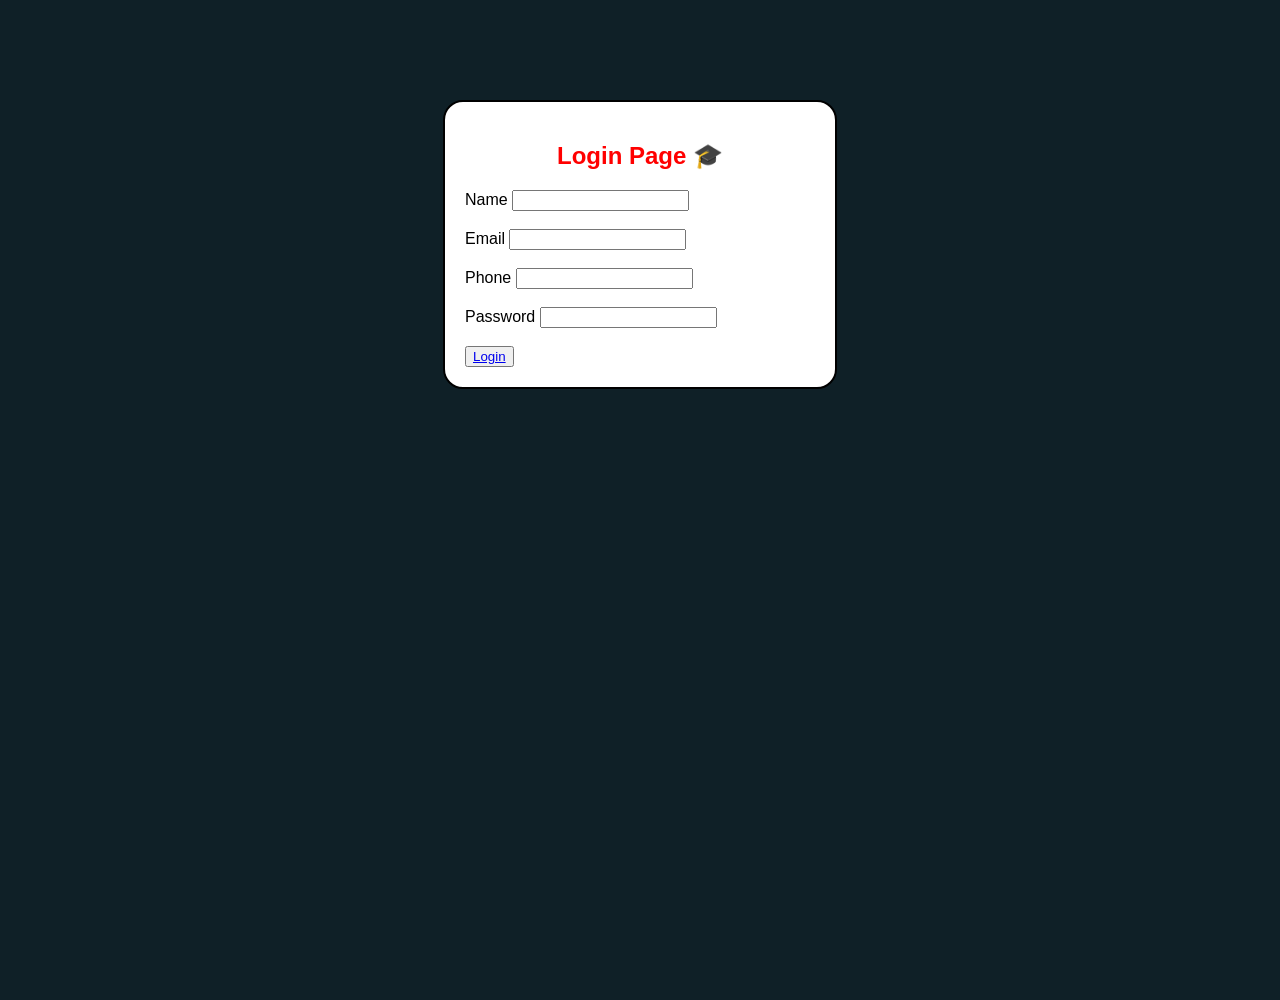
<file: Mini-project/index.html>
<!DOCTYPE html>
<html>
<head>
<title>Login Page</title>



<style>

body {
  margin: 0;
  min-height: 100vh;
  background: #0f2027;
  overflow: hidden;
  font-family: Arial, sans-serif;
}


.bubbles {
  position: fixed;
  width: 100%;
  height: 100%;
  top: 0;
  left: 0;
  overflow: hidden;
  z-index: 0;   
}

.bubbles li {
  position: absolute;
  list-style: none;
  width: 40px;
  height: 40px;
  background: rgba(255, 255, 255, 0.3);
  animation: rise 20s linear infinite;
  bottom: -150px;
  border-radius: 50%;
}


.bubbles li:nth-child(1) { left: 10%; width: 30px; height: 30px; animation-duration: 12s; }
.bubbles li:nth-child(2) { left: 20%; width: 50px; height: 50px; animation-duration: 18s; }
.bubbles li:nth-child(3) { left: 35%; width: 20px; height: 20px; animation-duration: 10s; }
.bubbles li:nth-child(4) { left: 50%; width: 60px; height: 60px; animation-duration: 22s; }
.bubbles li:nth-child(5) { left: 65%; width: 25px; height: 25px; animation-duration: 14s; }
.bubbles li:nth-child(6) { left: 80%; width: 45px; height: 45px; animation-duration: 16s; }

@keyframes rise {
  0% {
    transform: translateY(0);
    opacity: 0;
  }
  50% {
    opacity: 0.6;
  }
  100% {
    transform: translateY(-1200px);
    opacity: 0;
  }
}


.login-box {
  position: relative;
  z-index: 1; 
  width: 350px;
  margin: 100px auto;
  padding: 20px;
  border: 2px solid black;
  border-radius: 20px;
  background: white;
}
</style>
</head>

<body>


<ul class="bubbles">
  <li></li><li></li><li></li>
  <li></li><li></li><li></li>
</ul>


<div class="login-box">
  <h2 style="text-align:center;color:red;">Login Page 🎓</h2>

  Name <input type="text"><br><br>
  Email <input type="email"><br><br>
  Phone <input type="text"><br><br>
  Password <input type="password"><br><br>

<nav><button><a href="index1.html">Login</a></button></nav>
</div>

</body>
</html>
</file>
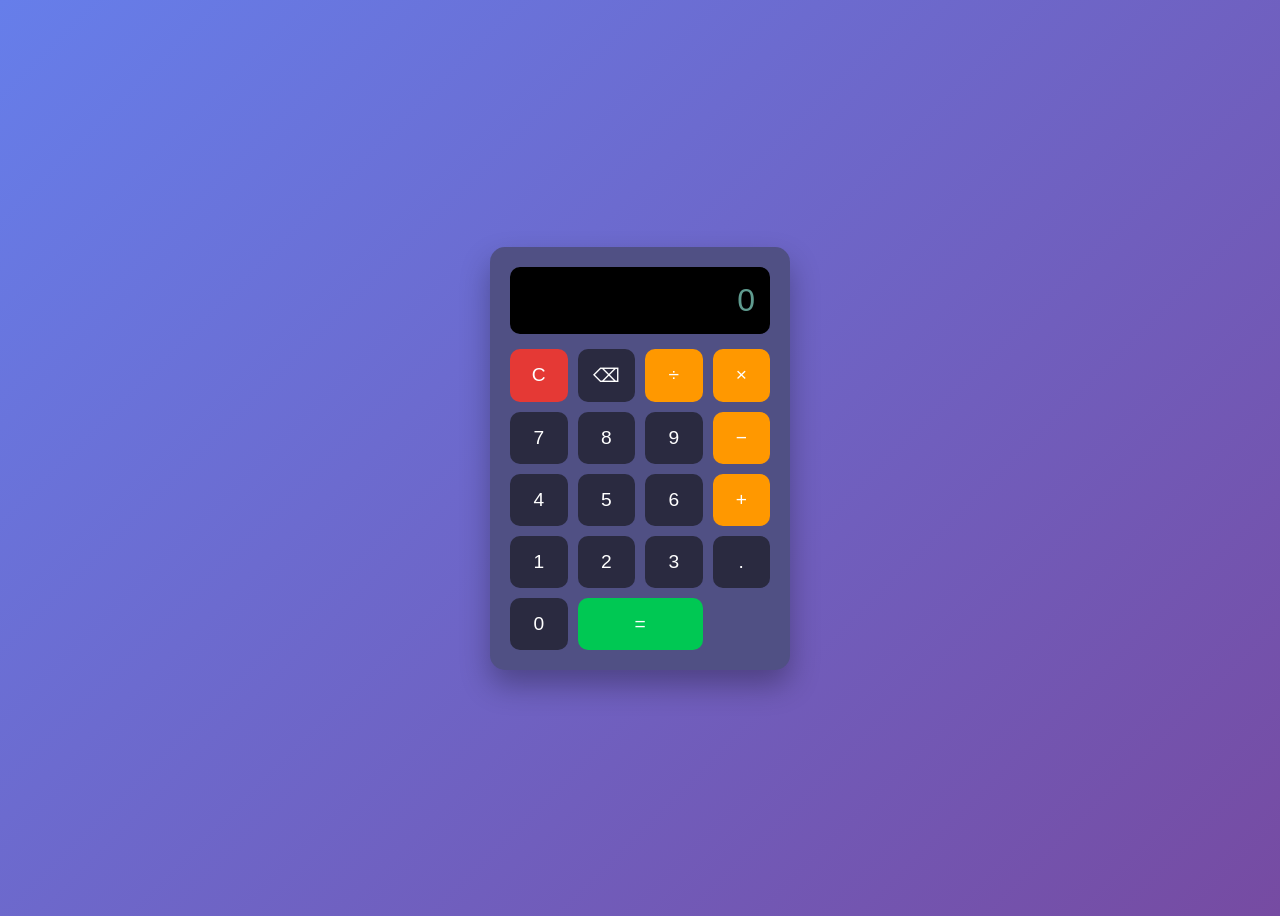
<file: Basic calculator/cal.html>
<!DOCTYPE html>
<html lang="en">
<head>
  <title>Basic Calculator</title>
  <style>
    * {
      box-sizing: border-box;
      font-family: "Segoe UI", sans-serif;
    }

    body {
      background: linear-gradient(135deg, #667eea, #764ba2);
      height: 100vh;
      display: flex;
      justify-content: center;
      align-items: center;
    }

    .calculator {
      background: #505084;
      padding: 20px;
      border-radius: 15px;
      width: 300px;
      box-shadow: 0 15px 30px rgba(0,0,0,0.3);
    }

    .display {
      background: #000;
      color: #5f9b8f;
      font-size: 2rem;
      padding: 15px;
      border-radius: 10px;
      text-align: right;
      margin-bottom: 15px;
      overflow-x: auto;
    }

    .buttons {
      display: grid;
      grid-template-columns: repeat(4, 1fr);
      gap: 10px;
    }

    button {
      padding: 15px;
      font-size: 1.2rem;
      border: none;
      border-radius: 10px;
      cursor: pointer;
      background: #2a2a40;
      color: #fff;
      transition: 0.2s;
    }

    button:hover {
      background: #3f3f5a;
      transform: scale(1.05);
    }

    .operator {
      background: #ff9800;
    }

    .operator:hover {
      background: #ffa726;
    }

    .equal {
      background: #00c853;
      grid-column: span 2;
    }

    .equal:hover {
      background: #00e676;
    }

    .clear {
      background: #e53935;
    }

    .clear:hover {
      background: #ef5350;
    }
  </style>
</head>
<body>

<div class="calculator">
  <div id="display" class="display">0</div>

  <div class="buttons">
    <button class="clear" onclick="clearDisplay()">C</button>
    <button onclick="deleteLast()">⌫</button>
    <button class="operator" onclick="append('/')">÷</button>
    <button class="operator" onclick="append('*')">×</button>

    <button onclick="append('7')">7</button>
    <button onclick="append('8')">8</button>
    <button onclick="append('9')">9</button>
    <button class="operator" onclick="append('-')">−</button>

    <button onclick="append('4')">4</button>
    <button onclick="append('5')">5</button>
    <button onclick="append('6')">6</button>
    <button class="operator" onclick="append('+')">+</button>

    <button onclick="append('1')">1</button>
    <button onclick="append('2')">2</button>
    <button onclick="append('3')">3</button>
    <button onclick="append('.')">.</button>

    <button onclick="append('0')">0</button>
    <button class="equal" onclick="calculate()">=</button>
  </div>
</div>

<script>
  const display = document.getElementById("display");

  function append(value) {
    if (display.innerText === "0") {
      display.innerText = value;
    } else {
      display.innerText += value;
    }
  }

  function clearDisplay() {
    display.innerText = "0";
  }

  function deleteLast() {
    display.innerText =
      display.innerText.length > 1
        ? display.innerText.slice(0, -1)
        : "0";
  }

  function calculate() {
    try {
      display.innerText = eval(display.innerText);
    } catch {
      display.innerText = "Error";
    }
}
  document.addEventListener("keydown", (e) => {
    if ("0123456789+-*/.".includes(e.key)) {
      append(e.key);
    }
    if (e.key === "Enter") calculate();
    if (e.key === "Backspace") deleteLast();
    if (e.key === "Escape") clearDisplay();
  });
</script>

</body>
</html>
</file>
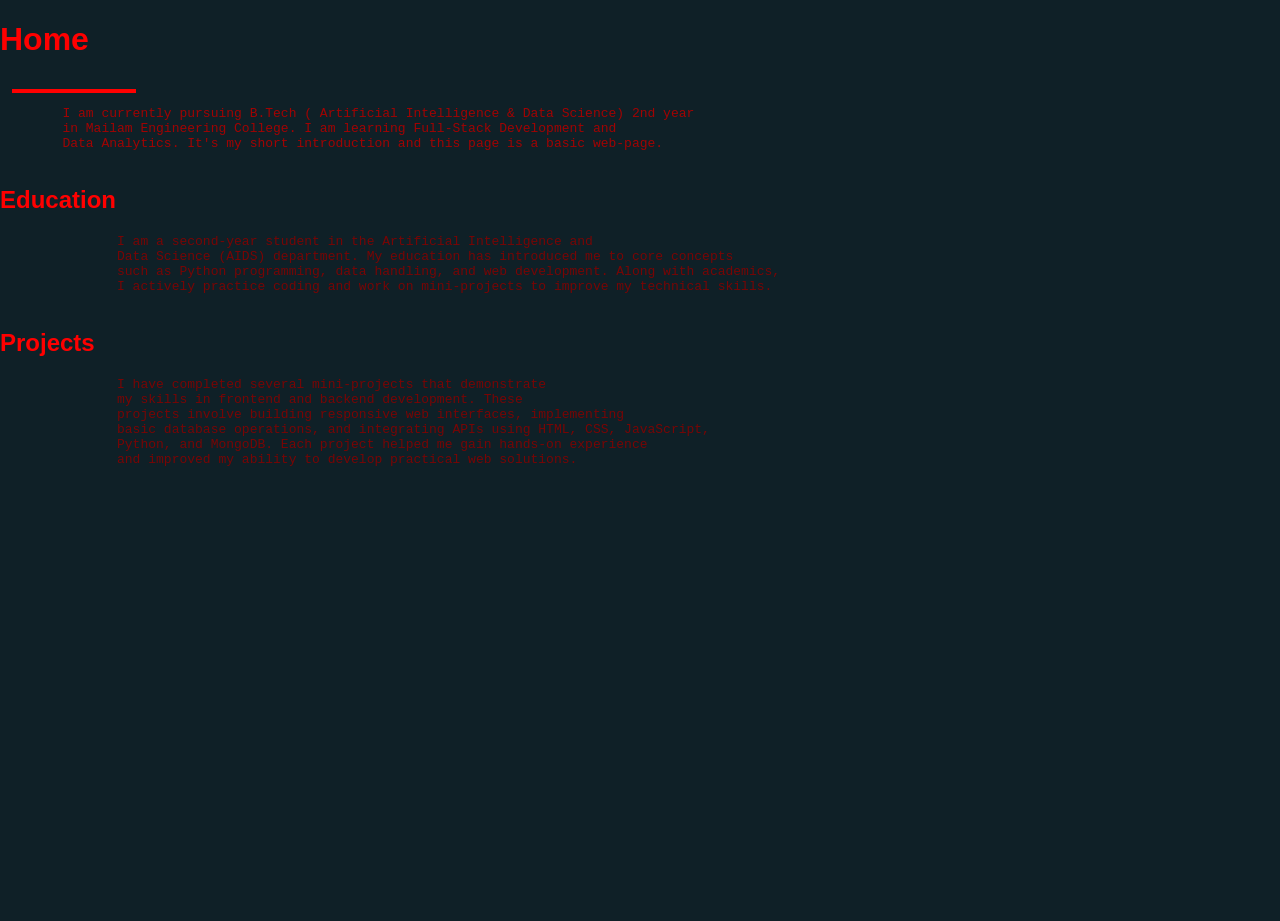
<file: Mini-project/index2.html>
<!DOCTYPE html>
<html lang="en">
<head>
    <title>Document</title>
</head>
<body>
    <h1 class="title">Home</h1><br>
    <hr class="line">
    <pre style="color: rgb(161, 3, 3);">
        I am currently pursuing B.Tech ( Artificial Intelligence & Data Science) 2nd year
        in Mailam Engineering College. I am learning Full-Stack Development and
        Data Analytics. It's my short introduction and this page is a basic web-page.
    </pre>

    <h2 style="color: red;">Education</h2>
          <pre style="color: rgb(120, 5, 5)">
               I am a second-year student in the Artificial Intelligence and
               Data Science (AIDS) department. My education has introduced me to core concepts 
               such as Python programming, data handling, and web development. Along with academics, 
               I actively practice coding and work on mini-projects to improve my technical skills.
          </pre>
    <h2 style="color: red;">Projects</h2>
            <pre style="color: rgb(120, 5, 5)">
               I have completed several mini-projects that demonstrate 
               my skills in frontend and backend development. These 
               projects involve building responsive web interfaces, implementing 
               basic database operations, and integrating APIs using HTML, CSS, JavaScript,
               Python, and MongoDB. Each project helped me gain hands-on experience 
               and improved my ability to develop practical web solutions.
          </pre>

          <ul class="bubbles">
         <li></li><li></li><li></li>
        <li></li><li></li><li></li>
        </ul>
    
    
    

    <style>
        
        .title{
            color: red;
            margin-bottom: 5px;
        }

        .line {
            width: 120px;
            border: 2px solid red;
            margin-left:12px;
        }

            
        body {
  margin: 0;
  min-height: 100vh;
  background: #0f2027;
  overflow: hidden;
  font-family: Arial, sans-serif;
}


.bubbles {
  position: fixed;
  width: 100%;
  height: 100%;
  top: 0;
  left: 0;
  overflow: hidden;
  z-index: 0;   
}

.bubbles li {
  position: absolute;
  list-style: none;
  width: 40px;
  height: 40px;
  background: rgba(255, 255, 255, 0.3);
  animation: rise 20s linear infinite;
  bottom: -150px;
  border-radius: 50%;
}


.bubbles li:nth-child(1) { left: 10%; width: 30px; height: 30px; animation-duration: 12s; }
.bubbles li:nth-child(2) { left: 20%; width: 50px; height: 50px; animation-duration: 18s; }
.bubbles li:nth-child(3) { left: 35%; width: 20px; height: 20px; animation-duration: 10s; }
.bubbles li:nth-child(4) { left: 50%; width: 60px; height: 60px; animation-duration: 22s; }
.bubbles li:nth-child(5) { left: 65%; width: 25px; height: 25px; animation-duration: 14s; }
.bubbles li:nth-child(6) { left: 80%; width: 45px; height: 45px; animation-duration: 16s; }

@keyframes rise {
  0% {
    transform: translateY(0);
    opacity: 0;
  }
  50% {
    opacity: 0.6;
  }
  100% {
    transform: translateY(-1200px);
    opacity: 0;
  }
}
        
}
    </style>

    
</body>
</html>
</file>
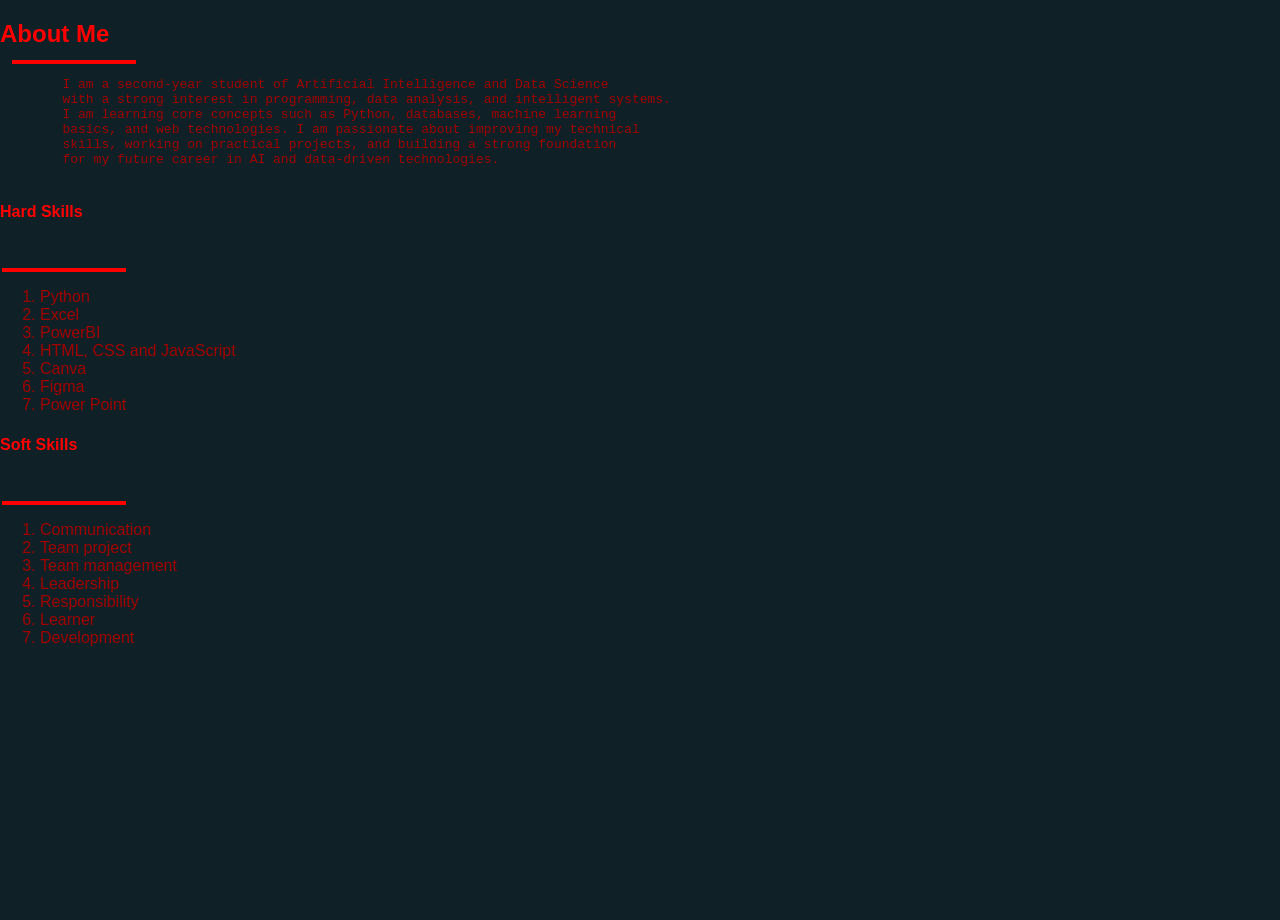
<file: Mini-project/index3.html>
<!DOCTYPE html>
<html lang="en">
<head>
    <title>Document</title>
</head>
<body>
    <h2 class="title">About Me</h2>
    <hr class="line">
    <pre style=" color:rgb(161, 3, 3)">
        I am a second-year student of Artificial Intelligence and Data Science 
        with a strong interest in programming, data analysis, and intelligent systems. 
        I am learning core concepts such as Python, databases, machine learning 
        basics, and web technologies. I am passionate about improving my technical 
        skills, working on practical projects, and building a strong foundation 
        for my future career in AI and data-driven technologies.
    </pre>

    <h4 style="color: red;">Hard Skills</h4><br>
    <hr class="line1">
    <ol>
        <li>Python</li>
        <li>Excel</li>
        <li>PowerBI</li>
        <li>HTML, CSS and JavaScript</li>
        <li>Canva</li>
        <li>Figma</li>
        <li>Power Point</li>
    </ol>

    <h4 style="color: red;">Soft  Skills</h4><br>
    <hr class="line2">
    <ol>
        <li>Communication</li>
        <li>Team project</li>
        <li>Team management</li>
        <li>Leadership</li>
        <li>Responsibility</li>
        <li>Learner</li>
        <li>Development</li>
    </ol>
    <ul class="bubbles">
    <li></li><li></li><li></li>
    <li></li><li></li><li></li>
    </ul>

    

    <style>
        .line2{ width: 120px;
            border: 2px solid red;
            margin-left:2px;

        }
        .line1{ width: 120px;
            border: 2px solid red;
            margin-left:2px;


        }

        ol{
            color:rgb(161, 3, 3) ;
        }
        
         
body {
  margin: 0;
  min-height: 100vh;
  background: #0f2027;
  overflow: hidden;
  font-family: Arial, sans-serif;
}


.bubbles {
  position: fixed;
  width: 100%;
  height: 100%;
  top: 0;
  left: 0;
  overflow: hidden;
  z-index: 0;   
}

.bubbles li {
  position: absolute;
  list-style: none;
  width: 40px;
  height: 40px;
  background: rgba(255, 255, 255, 0.3);
  animation: rise 20s linear infinite;
  bottom: -150px;
  border-radius: 50%;
}


.bubbles li:nth-child(1) { left: 10%; width: 30px; height: 30px; animation-duration: 12s; }
.bubbles li:nth-child(2) { left: 20%; width: 50px; height: 50px; animation-duration: 18s; }
.bubbles li:nth-child(3) { left: 35%; width: 20px; height: 20px; animation-duration: 10s; }
.bubbles li:nth-child(4) { left: 50%; width: 60px; height: 60px; animation-duration: 22s; }
.bubbles li:nth-child(5) { left: 65%; width: 25px; height: 25px; animation-duration: 14s; }
.bubbles li:nth-child(6) { left: 80%; width: 45px; height: 45px; animation-duration: 16s; }

@keyframes rise {
  0% {
    transform: translateY(0);
    opacity: 0;
  }
  50% {
    opacity: 0.6;
  }
  100% {
    transform: translateY(-1200px);
    opacity: 0;
  }
}
        

         .title{
            color: red;
            margin-bottom: 12px;
        }

        .line {
            width: 120px;
            border: 2px solid red;
            margin-left:12px;
        }
    </style>
    
</body>
</html>
</file>
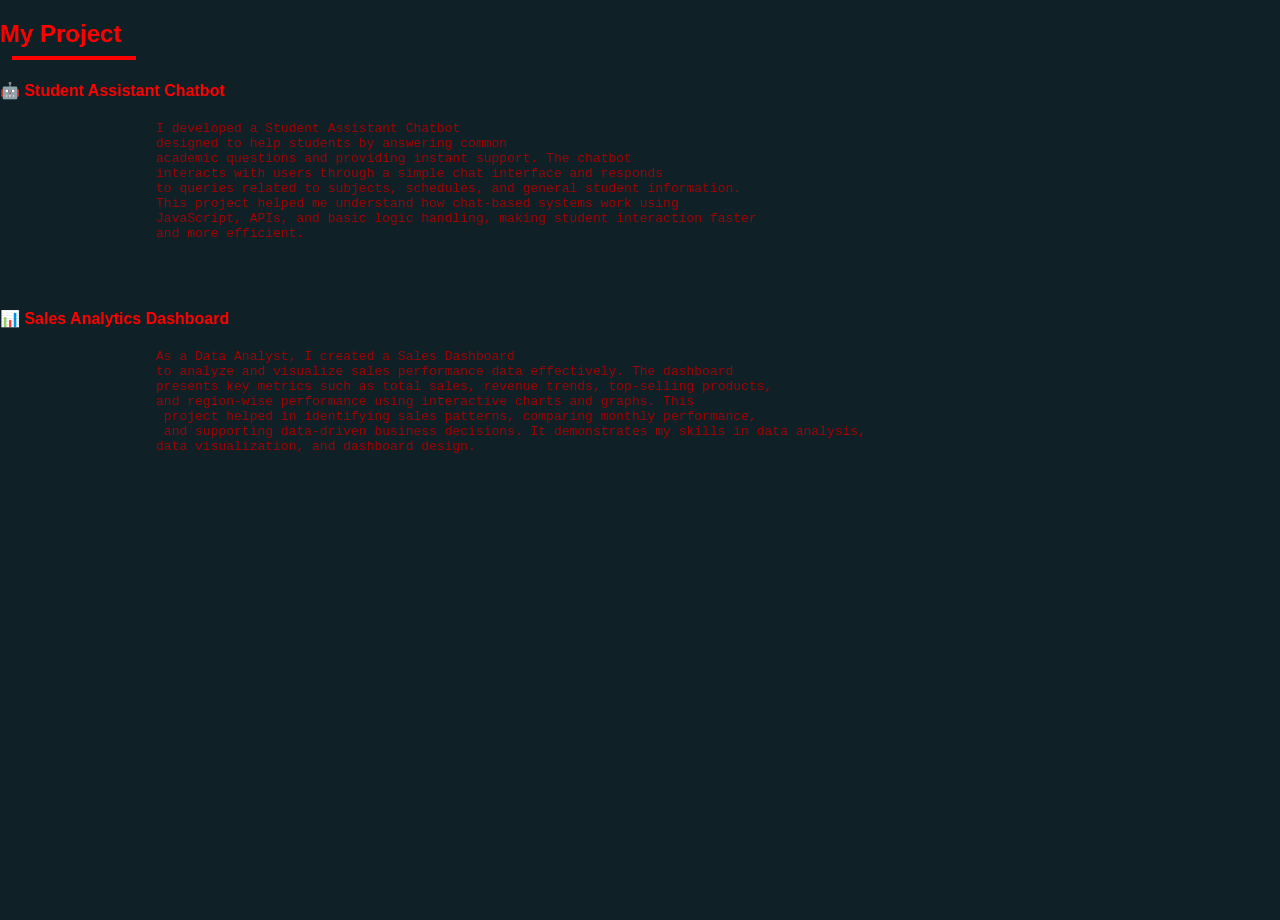
<file: Mini-project/index4.html>
<!DOCTYPE html>
<html lang="en">
<head>
    <title>Document</title>
</head>
<body>
    <h2 class="title">My Project</h2>
    <hr class="line">

    <h4 style="color: red;">🤖 Student Assistant Chatbot</h4>
    <pre style=" color:rgb(161, 3, 3)">
                    I developed a Student Assistant Chatbot 
                    designed to help students by answering common 
                    academic questions and providing instant support. The chatbot 
                    interacts with users through a simple chat interface and responds 
                    to queries related to subjects, schedules, and general student information. 
                    This project helped me understand how chat-based systems work using 
                    JavaScript, APIs, and basic logic handling, making student interaction faster 
                    and more efficient.
    </pre><br>
    <h4 style="color: red;">📊 Sales Analytics Dashboard</h4>

    <pre style=" color:rgb(161, 3, 3)">
                    As a Data Analyst, I created a Sales Dashboard 
                    to analyze and visualize sales performance data effectively. The dashboard 
                    presents key metrics such as total sales, revenue trends, top-selling products, 
                    and region-wise performance using interactive charts and graphs. This
                     project helped in identifying sales patterns, comparing monthly performance, 
                     and supporting data-driven business decisions. It demonstrates my skills in data analysis, 
                    data visualization, and dashboard design.
    </pre>

    <ul class="bubbles">
    <li></li><li></li><li></li>
    <li></li><li></li><li></li>
    </ul>


    <style>
    
body {
  margin: 0;
  min-height: 100vh;
  background: #0f2027;
  overflow: hidden;
  font-family: Arial, sans-serif;
}


.bubbles {
  position: fixed;
  width: 100%;
  height: 100%;
  top: 0;
  left: 0;
  overflow: hidden;
  z-index: 0;   
}

.bubbles li {
  position: absolute;
  list-style: none;
  width: 40px;
  height: 40px;
  background: rgba(255, 255, 255, 0.3);
  animation: rise 20s linear infinite;
  bottom: -150px;
  border-radius: 50%;
}


.bubbles li:nth-child(1) { left: 10%; width: 30px; height: 30px; animation-duration: 12s; }
.bubbles li:nth-child(2) { left: 20%; width: 50px; height: 50px; animation-duration: 18s; }
.bubbles li:nth-child(3) { left: 35%; width: 20px; height: 20px; animation-duration: 10s; }
.bubbles li:nth-child(4) { left: 50%; width: 60px; height: 60px; animation-duration: 22s; }
.bubbles li:nth-child(5) { left: 65%; width: 25px; height: 25px; animation-duration: 14s; }
.bubbles li:nth-child(6) { left: 80%; width: 45px; height: 45px; animation-duration: 16s; }

@keyframes rise {
  0% {
    transform: translateY(0);
    opacity: 0;
  }
  50% {
    opacity: 0.6;
  }
  100% {
    transform: translateY(-1200px);
    opacity: 0;
  }
}

         .title{
            color: red;
            margin-bottom: 5px;
        }

        .line {
            width: 120px;
            border: 2px solid red;
            margin-left:12px;
        }
    </style>
    
</body>
</html>
</file>
